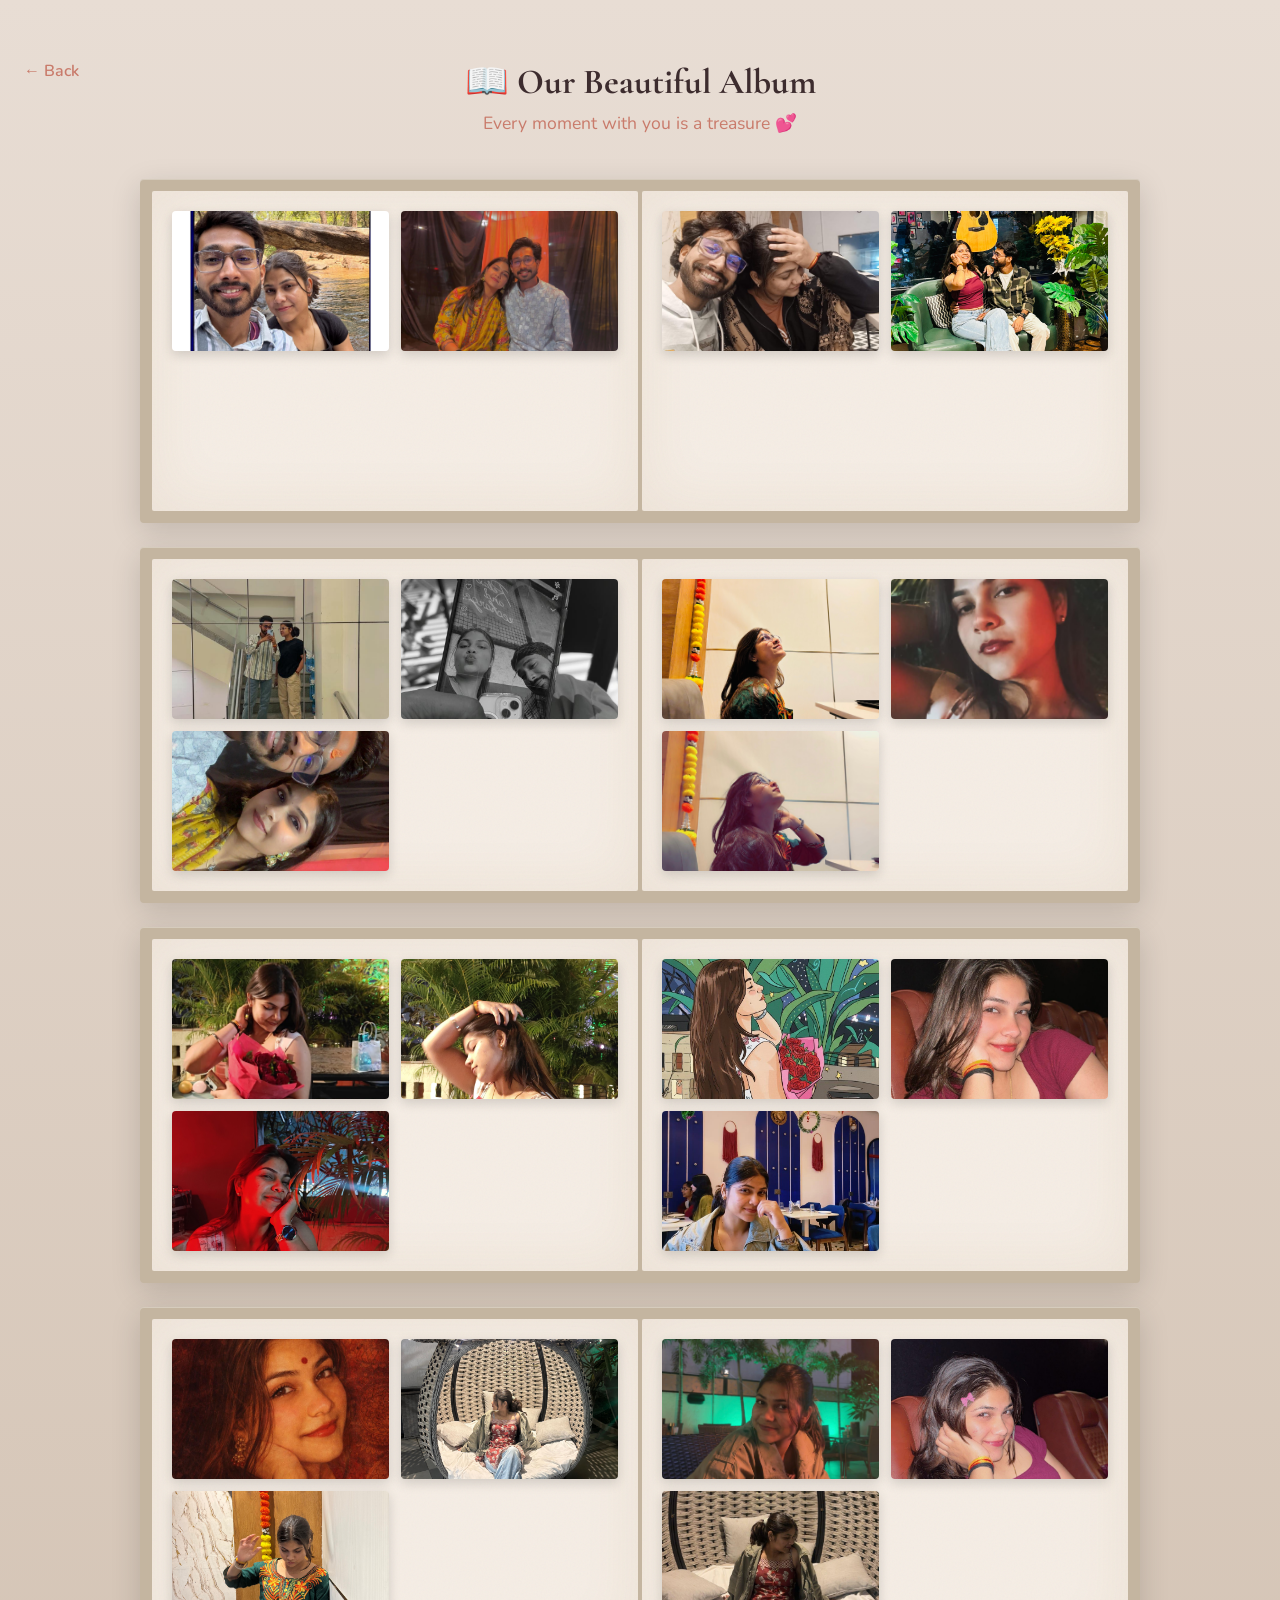
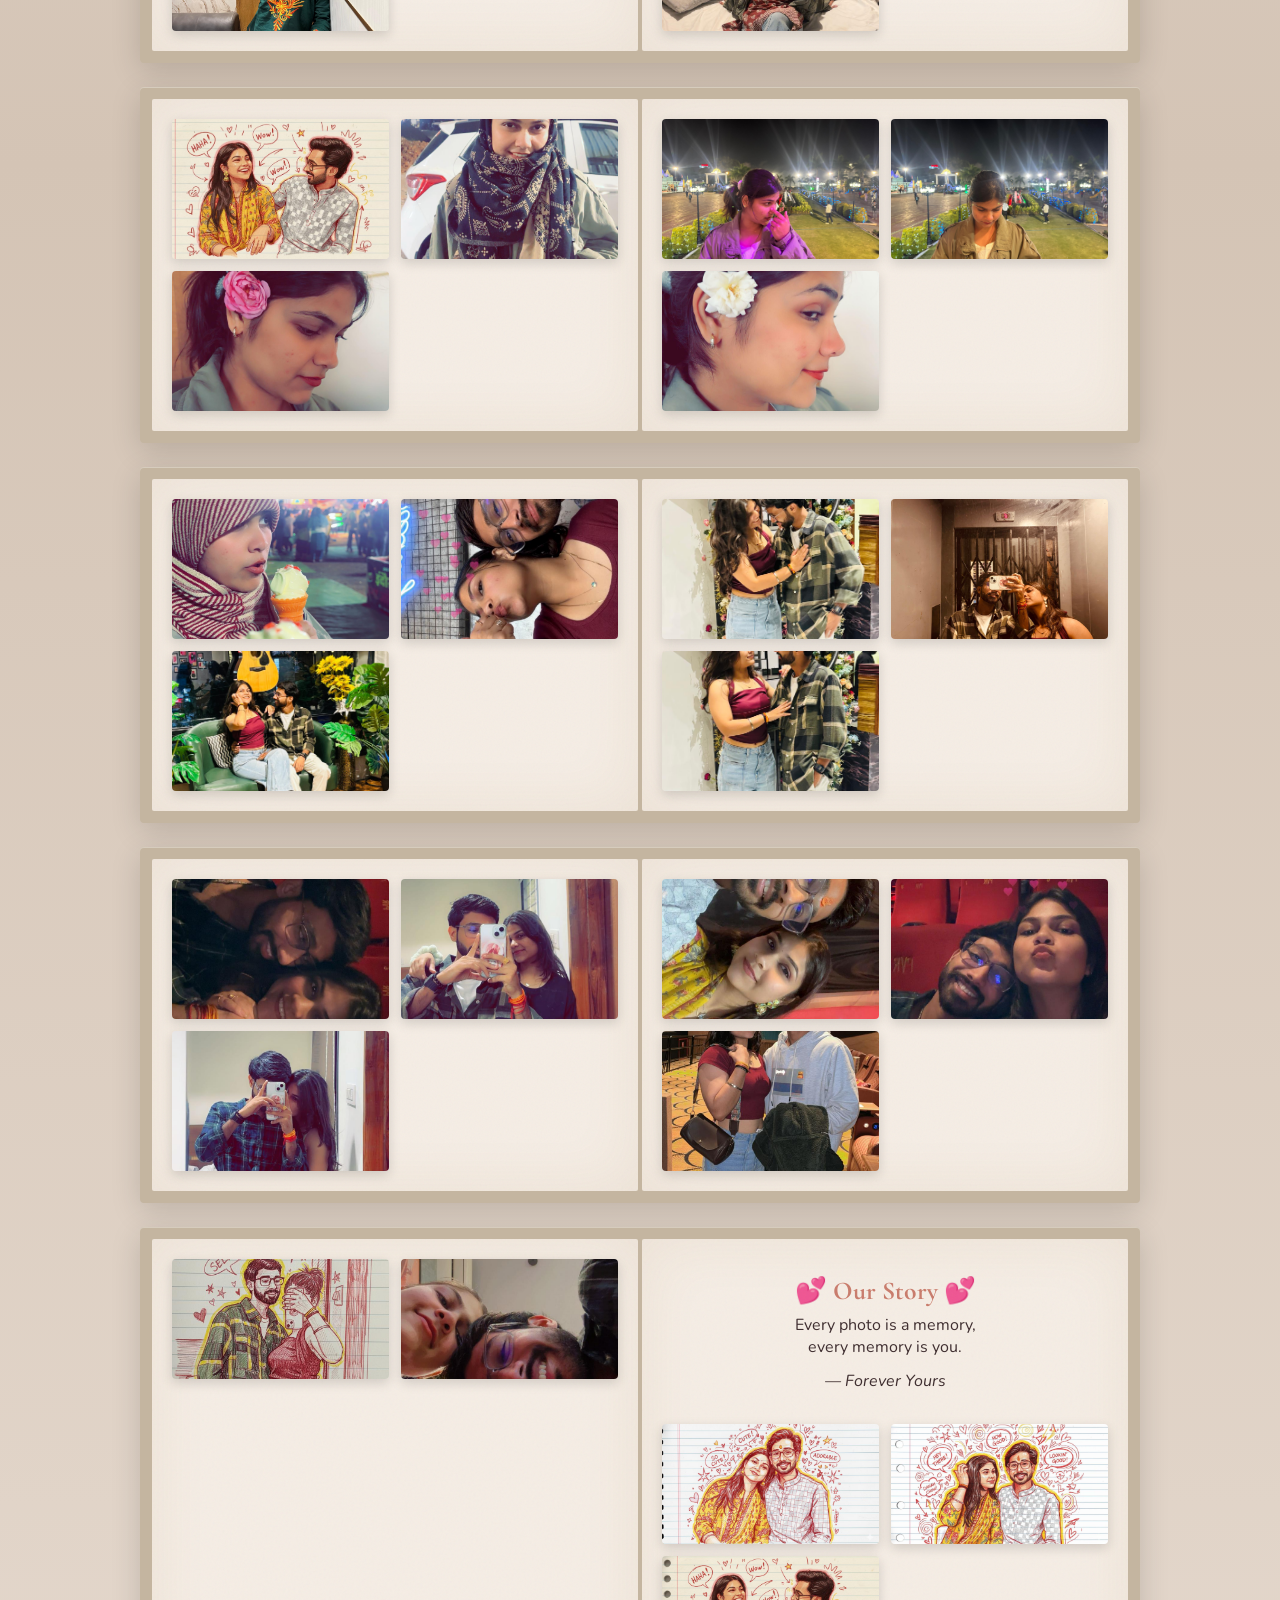
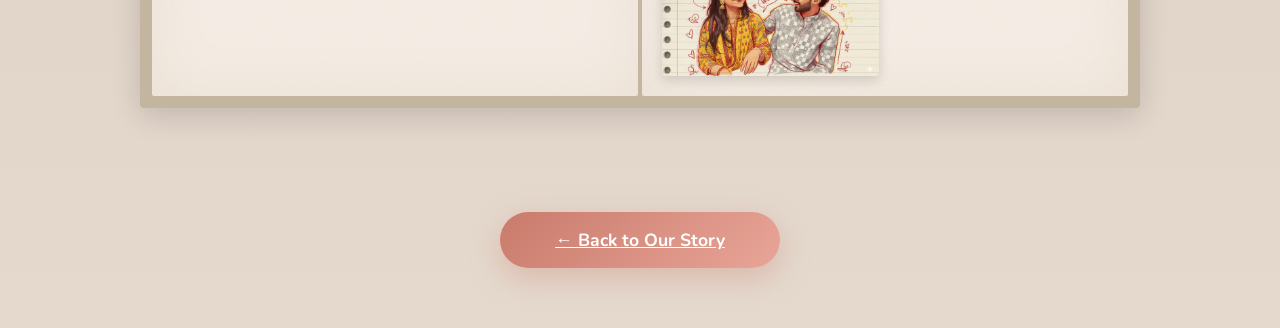
<file: album.html>
<!DOCTYPE html>
<html lang="en">
<head>
  <meta charset="UTF-8">
  <meta name="viewport" content="width=device-width, initial-scale=1">
  <title>Our Album 📖 – Soumya</title>
  <link rel="stylesheet" href="style.css">
</head>
<body class="subpage album-page">

<div class="subpage-header">
  <a href="index.html" class="back-btn">← Back</a>
  <h1>📖 Our Beautiful Album</h1>
  <p class="subpage-desc">Every moment with you is a treasure 💕</p>
</div>

<section class="album-section">
  <div class="album-book">
    <div class="album-spread">
      <!-- Spread 1: photos 1-4 -->
      <div class="album-page-left magazine-page">
        <div class="magazine-photos">
          <img src="photos/photo1.jpeg" alt="Our memory">
          <img src="photos/photo2.jpeg" alt="Our memory">
        </div>
      </div>
      <div class="album-page-right magazine-page">
        <div class="magazine-photos">
          <img src="photos/photo3.jpeg" alt="Our memory">
          <img src="photos/photo4.jpeg" alt="Our memory">
        </div>
      </div>
    </div>

    <div class="album-spread">
      <div class="album-page-left magazine-page">
        <div class="magazine-photos">
          <img src="photos/photo5.jpeg" alt="Our memory">
          <img src="photos/photo6.jpeg" alt="Our memory">
          <img src="photos/photo7.jpeg" alt="Our memory">
        </div>
      </div>
      <div class="album-page-right magazine-page">
        <div class="magazine-photos">
          <img src="photos/photo8.jpeg" alt="Our memory">
          <img src="photos/photo9.jpeg" alt="Our memory">
          <img src="photos/photo10.jpeg" alt="Our memory">
        </div>
      </div>
    </div>

    <div class="album-spread">
      <div class="album-page-left magazine-page">
        <div class="magazine-photos">
          <img src="photos/photo11.jpeg" alt="Our memory">
          <img src="photos/photo12.jpeg" alt="Our memory">
          <img src="photos/photo13.jpeg" alt="Our memory">
        </div>
      </div>
      <div class="album-page-right magazine-page">
        <div class="magazine-photos">
          <img src="photos/photo14.jpeg" alt="Our memory">
          <img src="photos/photo15.jpeg" alt="Our memory">
          <img src="photos/photo16.jpeg" alt="Our memory">
        </div>
      </div>
    </div>

    <div class="album-spread">
      <div class="album-page-left magazine-page">
        <div class="magazine-photos">
          <img src="photos/photo17.jpeg" alt="Our memory">
          <img src="photos/photo18.jpeg" alt="Our memory">
          <img src="photos/photo19.jpeg" alt="Our memory">
        </div>
      </div>
      <div class="album-page-right magazine-page">
        <div class="magazine-photos">
          <img src="photos/photo20.jpeg" alt="Our memory">
          <img src="photos/photo21.jpeg" alt="Our memory">
          <img src="photos/photo22.jpeg" alt="Our memory">
        </div>
      </div>
    </div>

    <div class="album-spread">
      <div class="album-page-left magazine-page">
        <div class="magazine-photos">
          <img src="photos/photo23.jpeg" alt="Our memory">
          <img src="photos/photo24.jpeg" alt="Our memory">
          <img src="photos/photo25.jpeg" alt="Our memory">
        </div>
      </div>
      <div class="album-page-right magazine-page">
        <div class="magazine-photos">
          <img src="photos/photo26.jpeg" alt="Our memory">
          <img src="photos/photo27.jpeg" alt="Our memory">
          <img src="photos/photo28.jpeg" alt="Our memory">
        </div>
      </div>
    </div>

    <div class="album-spread">
      <div class="album-page-left magazine-page">
        <div class="magazine-photos">
          <img src="photos/photo29.jpeg" alt="Our memory">
          <img src="photos/photo30.jpeg" alt="Our memory">
          <img src="photos/photo31.jpeg" alt="Our memory">
        </div>
      </div>
      <div class="album-page-right magazine-page">
        <div class="magazine-photos">
          <img src="photos/photo32.jpeg" alt="Our memory">
          <img src="photos/photo33.jpeg" alt="Our memory">
          <img src="photos/photo34.jpeg" alt="Our memory">
        </div>
      </div>
    </div>

    <div class="album-spread">
      <div class="album-page-left magazine-page">
        <div class="magazine-photos">
          <img src="photos/photo35.jpeg" alt="Our memory">
          <img src="photos/photo36.jpeg" alt="Our memory">
          <img src="photos/photo37.jpeg" alt="Our memory">
        </div>
      </div>
      <div class="album-page-right magazine-page">
        <div class="magazine-photos">
          <img src="photos/photo38.jpeg" alt="Our memory">
          <img src="photos/photo39.jpeg" alt="Our memory">
          <img src="photos/photo40.jpeg" alt="Our memory">
        </div>
      </div>
    </div>

    <div class="album-spread album-spread-last">
      <div class="album-page-left magazine-page">
        <div class="magazine-photos magazine-photos-single">
          <img src="photos/photo41.jpeg" alt="Our memory">
          <img src="photos/photo42.jpeg" alt="Our memory">
        </div>
      </div>
      <div class="album-page-right magazine-page magazine-page-cover">
        <div class="album-cover-text">
          <h2>💕 Our Story 💕</h2>
          <p>Every photo is a memory,<br>every memory is you.</p>
          <p class="album-end">— Forever Yours</p>
        </div>
        <div class="magazine-photos magazine-photos-single">
          <img src="photos/photo43.jpeg" alt="Our memory">
          <img src="photos/photo44.jpeg" alt="Our memory">
          <img src="photos/photo45.jpeg" alt="Our memory">
        </div>
      </div>
    </div>
  </div>
</section>

<a href="index.html" class="cta album-back">← Back to Our Story</a>

</body>
</html>
</file>
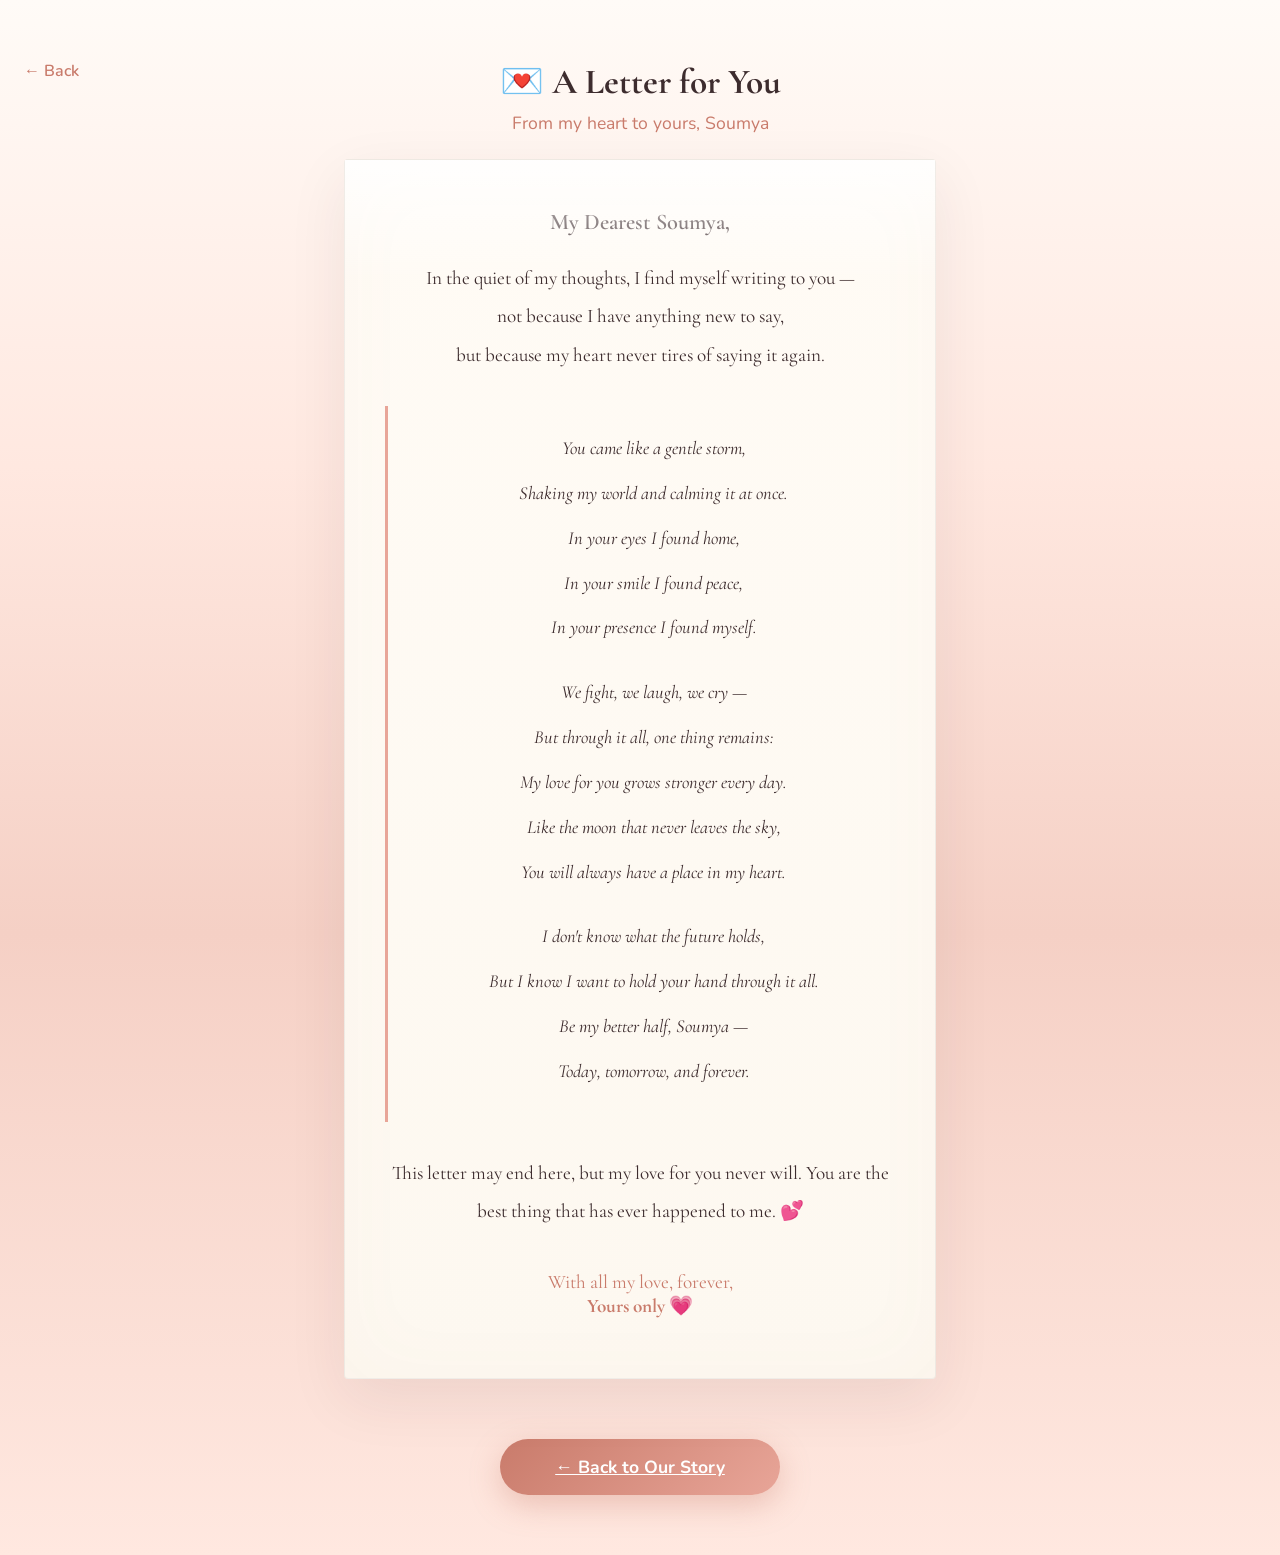
<file: letter.html>
<!DOCTYPE html>
<html lang="en">
<head>
  <meta charset="UTF-8">
  <meta name="viewport" content="width=device-width, initial-scale=1">
  <title>A Letter for You 💌 – Soumya</title>
  <link rel="stylesheet" href="style.css">
</head>
<body class="subpage">

<div class="subpage-header">
  <a href="index.html" class="back-btn">← Back</a>
  <h1>💌 A Letter for You</h1>
  <p class="subpage-desc">From my heart to yours, Soumya</p>
</div>

<section class="letter-section">
  <div class="letter-paper">
    <div class="letter-content">
      <p class="letter-greeting">My Dearest Soumya,</p>
      
      <p class="letter-body">
        In the quiet of my thoughts, I find myself writing to you —<br>
        not because I have anything new to say,<br>
        but because my heart never tires of saying it again.
      </p>

      <div class="letter-poem">
        <p><em>You came like a gentle storm,</em></p>
        <p><em>Shaking my world and calming it at once.</em></p>
        <p><em>In your eyes I found home,</em></p>
        <p><em>In your smile I found peace,</em></p>
        <p><em>In your presence I found myself.</em></p>
        <br>
        <p><em>We fight, we laugh, we cry —</em></p>
        <p><em>But through it all, one thing remains:</em></p>
        <p><em>My love for you grows stronger every day.</em></p>
        <p><em>Like the moon that never leaves the sky,</em></p>
        <p><em>You will always have a place in my heart.</em></p>
        <br>
        <p><em>I don't know what the future holds,</em></p>
        <p><em>But I know I want to hold your hand through it all.</em></p>
        <p><em>Be my better half, Soumya —</em></p>
        <p><em>Today, tomorrow, and forever.</em></p>
      </div>

      <p class="letter-body">
        This letter may end here, but my love for you never will. You are the best thing that has ever happened to me. 💕
      </p>

      <p class="letter-sign">
        With all my love, forever,<br>
        <strong>Yours only 💗</strong>
      </p>
    </div>
  </div>
</section>

<a href="index.html" class="cta letter-back">← Back to Our Story</a>

</body>
</html>
</file>
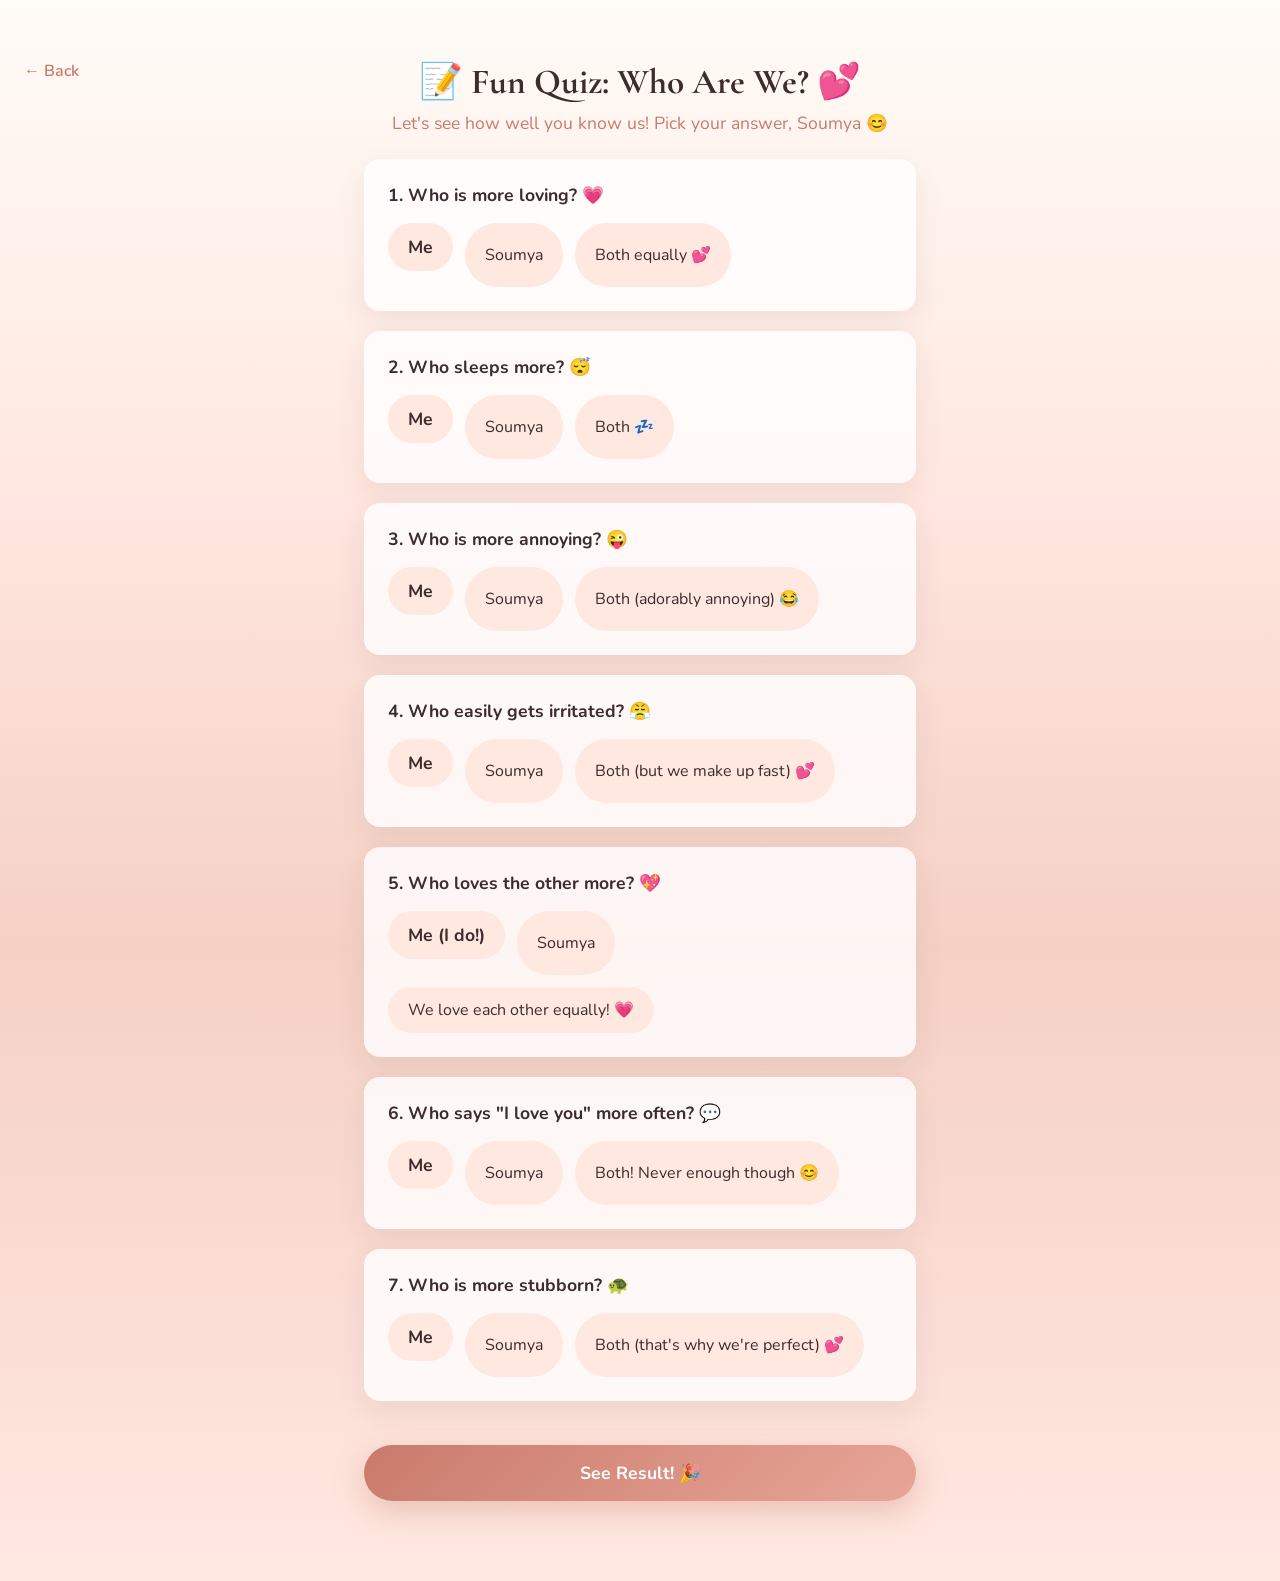
<file: mcq.html>
<!DOCTYPE html>
<html lang="en">
<head>
  <meta charset="UTF-8">
  <meta name="viewport" content="width=device-width, initial-scale=1">
  <title>Us Quiz 💕 – For Soumya</title>
  <link rel="stylesheet" href="style.css">
</head>
<body class="subpage">

<div class="subpage-header">
  <a href="index.html" class="back-btn">← Back</a>
  <h1>📝 Fun Quiz: Who Are We? 💕</h1>
  <p class="subpage-desc">Let's see how well you know us! Pick your answer, Soumya 😊</p>
</div>

<section class="mcq-section">
  <form id="mcqForm" class="mcq-form">
    <div class="mcq-question">
      <label>1. Who is more loving? 💗</label>
      <div class="mcq-options">
        <label class="mcq-opt"><input type="radio" name="q1" value="me"> Me</label>
        <label class="mcq-opt"><input type="radio" name="q1" value="soumya"> Soumya</label>
        <label class="mcq-opt"><input type="radio" name="q1" value="both"> Both equally 💕</label>
      </div>
    </div>

    <div class="mcq-question">
      <label>2. Who sleeps more? 😴</label>
      <div class="mcq-options">
        <label class="mcq-opt"><input type="radio" name="q2" value="me"> Me</label>
        <label class="mcq-opt"><input type="radio" name="q2" value="soumya"> Soumya</label>
        <label class="mcq-opt"><input type="radio" name="q2" value="both"> Both 💤</label>
      </div>
    </div>

    <div class="mcq-question">
      <label>3. Who is more annoying? 😜</label>
      <div class="mcq-options">
        <label class="mcq-opt"><input type="radio" name="q3" value="me"> Me</label>
        <label class="mcq-opt"><input type="radio" name="q3" value="soumya"> Soumya</label>
        <label class="mcq-opt"><input type="radio" name="q3" value="both"> Both (adorably annoying) 😂</label>
      </div>
    </div>

    <div class="mcq-question">
      <label>4. Who easily gets irritated? 😤</label>
      <div class="mcq-options">
        <label class="mcq-opt"><input type="radio" name="q4" value="me"> Me</label>
        <label class="mcq-opt"><input type="radio" name="q4" value="soumya"> Soumya</label>
        <label class="mcq-opt"><input type="radio" name="q4" value="both"> Both (but we make up fast) 💕</label>
      </div>
    </div>

    <div class="mcq-question">
      <label>5. Who loves the other more? 💖</label>
      <div class="mcq-options">
        <label class="mcq-opt"><input type="radio" name="q5" value="me"> Me (I do!)</label>
        <label class="mcq-opt"><input type="radio" name="q5" value="soumya"> Soumya</label>
        <label class="mcq-opt"><input type="radio" name="q5" value="both"> We love each other equally! 💗</label>
      </div>
    </div>

    <div class="mcq-question">
      <label>6. Who says "I love you" more often? 💬</label>
      <div class="mcq-options">
        <label class="mcq-opt"><input type="radio" name="q6" value="me"> Me</label>
        <label class="mcq-opt"><input type="radio" name="q6" value="soumya"> Soumya</label>
        <label class="mcq-opt"><input type="radio" name="q6" value="both"> Both! Never enough though 😊</label>
      </div>
    </div>

    <div class="mcq-question">
      <label>7. Who is more stubborn? 🐢</label>
      <div class="mcq-options">
        <label class="mcq-opt"><input type="radio" name="q7" value="me"> Me</label>
        <label class="mcq-opt"><input type="radio" name="q7" value="soumya"> Soumya</label>
        <label class="mcq-opt"><input type="radio" name="q7" value="both"> Both (that's why we're perfect) 💕</label>
      </div>
    </div>

    <button type="submit" class="cta mcq-submit">See Result! 🎉</button>
  </form>

  <div id="mcqResult" class="mcq-result hidden">
    <h2>💕 All answers are correct — because we're US! 💕</h2>
    <p>No matter who's more what… we're perfect for each other. That's all that matters. 😊💗</p>
    <a href="index.html" class="cta">Back to Our Story ←</a>
  </div>
</section>

<script>
  document.getElementById('mcqForm').onsubmit = (e) => {
    e.preventDefault();
    document.getElementById('mcqForm').classList.add('hidden');
    document.getElementById('mcqResult').classList.remove('hidden');
    document.getElementById('mcqResult').scrollIntoView({ behavior: 'smooth' });
  };
</script>
</body>
</html>
</file>
<file: style.css>
@import url('https://fonts.googleapis.com/css2?family=Cormorant+Garamond:ital,wght@0,400;0,600;1,400&family=Nunito:wght@400;600;700&display=swap');

* {
  margin: 0;
  padding: 0;
  box-sizing: border-box;
}

:root {
  --cream: #FFFBF7;
  --peach: #FFE8E0;
  --rose: #F5D0C5;
  --coral: #E8A598;
  --deep-rose: #C97B6B;
  --dark-text: #3D2C2E;
  --soft-shadow: rgba(61, 44, 46, 0.08);
}

html {
  scroll-behavior: smooth;
}

body {
  font-family: 'Nunito', sans-serif;
  background: linear-gradient(180deg, var(--cream) 0%, var(--peach) 30%, var(--rose) 60%, var(--peach) 100%);
  color: var(--dark-text);
  min-height: 100vh;
  overflow-x: hidden;
}

/* Decorative blob shapes */
.blob {
  position: absolute;
  border-radius: 50%;
  opacity: 0.15;
  pointer-events: none;
}
.blob-1 { width: 400px; height: 400px; background: var(--deep-rose); top: -100px; right: -100px; animation: blobFloat 8s ease-in-out infinite; }
.blob-2 { width: 300px; height: 300px; background: var(--coral); bottom: 10%; left: -80px; animation: blobFloat 10s ease-in-out infinite 2s; }
.blob-3 { width: 200px; height: 200px; background: var(--rose); top: 40%; right: 5%; animation: blobFloat 6s ease-in-out infinite 1s; }

@keyframes blobFloat {
  0%, 100% { transform: translate(0, 0) scale(1); }
  33% { transform: translate(20px, -20px) scale(1.05); }
  66% { transform: translate(-15px, 15px) scale(0.98); }
}

/* Flying hearts - continuous background */
.flying-hearts {
  position: fixed;
  inset: 0;
  pointer-events: none;
  overflow: hidden;
  z-index: 0;
}

.heart-float {
  position: absolute;
  font-size: 20px;
  opacity: 0.5;
  animation: heartFly linear infinite;
}

@keyframes heartFly {
  0% { transform: translateY(-10px) translateX(0) rotate(0deg); opacity: 0.3; }
  50% { opacity: 0.6; }
  100% { transform: translateY(110vh) translateX(100px) rotate(360deg); opacity: 0; }
}

section {
  position: relative;
  z-index: 1;
  min-height: 100vh;
  padding: 80px 24px;
  display: flex;
  flex-direction: column;
  justify-content: center;
  align-items: center;
  text-align: center;
}

/* Hero - polaroid-style framed image */
.hero {
  padding-top: 100px;
}

.hero .hero-photo {
  margin-bottom: 28px;
  position: relative;
}

.hero-photo-wrapper {
  display: inline-block;
  position: relative;
  padding: 16px 16px 60px 16px;
  background: white;
  box-shadow: 0 15px 40px var(--soft-shadow), 0 0 0 1px rgba(0,0,0,0.04);
  transform: rotate(-2deg);
  animation: gentlePulse 4s ease-in-out infinite;
}

.hero-photo-wrapper::after {
  content: '';
  position: absolute;
  bottom: 12px;
  left: 50%;
  transform: translateX(-50%);
  width: 80%;
  height: 1px;
  background: rgba(0,0,0,0.08);
}

.hero-img {
  width: 260px;
  height: 260px;
  object-fit: cover;
  display: block;
}

@keyframes gentlePulse {
  0%, 100% { transform: rotate(-2deg) scale(1); box-shadow: 0 15px 40px var(--soft-shadow); }
  50% { transform: rotate(-2deg) scale(1.02); box-shadow: 0 20px 50px rgba(201, 123, 107, 0.2); }
}

.hero h1 {
  font-family: 'Cormorant Garamond', serif;
  font-size: 2.8rem;
  font-weight: 600;
  margin-bottom: 16px;
  color: var(--dark-text);
  line-height: 1.3;
}

.hero .hero-sub {
  font-size: 1.25rem;
  margin-bottom: 12px;
  line-height: 1.8;
  max-width: 520px;
  margin-left: auto;
  margin-right: auto;
}

.cta {
  margin-top: 24px;
  padding: 16px 36px;
  border-radius: 50px;
  border: none;
  background: linear-gradient(135deg, var(--deep-rose), var(--coral));
  color: white !important;
  font-family: 'Nunito', sans-serif;
  font-size: 1.1rem;
  font-weight: 700;
  cursor: pointer;
  box-shadow: 0 10px 30px rgba(201, 123, 107, 0.35);
  transition: transform 0.2s, box-shadow 0.2s;
}

.cta:hover {
  transform: translateY(-3px);
  box-shadow: 0 15px 40px rgba(201, 123, 107, 0.4);
}

/* Section cards - new structure */
.section-card {
  background: rgba(255, 255, 255, 0.7);
  backdrop-filter: blur(12px);
  border-radius: 24px;
  padding: 48px 36px;
  max-width: 720px;
  box-shadow: 0 15px 50px var(--soft-shadow);
  margin: 20px 0;
  border: 1px solid rgba(255, 255, 255, 0.9);
  text-align: left;
  position: relative;
  overflow: hidden;
  animation: cardReveal 0.8s ease both;
}

@keyframes cardReveal {
  from { opacity: 0; transform: translateY(30px); }
  to { opacity: 1; transform: translateY(0); }
}

.section-card:nth-child(even) {
  text-align: right;
}

.section-card h2 {
  font-family: 'Cormorant Garamond', serif;
  font-size: 2rem;
  font-weight: 600;
  margin-bottom: 20px;
  color: var(--deep-rose);
  display: flex;
  align-items: center;
  gap: 10px;
}

.section-card:nth-child(even) h2 {
  flex-direction: row-reverse;
}

.section-card p {
  font-size: 1.15rem;
  line-height: 1.9;
  margin-bottom: 16px;
  color: var(--dark-text);
}

/* Photo sections - hexagonal / rounded shape */
.photo-box {
  display: flex;
  gap: 20px;
  flex-wrap: wrap;
  justify-content: center;
  margin: 24px 0;
}

.photo-box img {
  width: 160px;
  height: 160px;
  object-fit: cover;
  border-radius: 20px;
  box-shadow: 0 10px 30px var(--soft-shadow);
  transition: transform 0.3s;
}

.photo-box img:hover {
  transform: scale(1.08) rotate(2deg);
}

/* GIF section */
.gif-section {
  display: flex;
  gap: 16px;
  flex-wrap: wrap;
  justify-content: center;
  margin: 28px 0;
}

.gif-wrap {
  width: 140px;
  height: 140px;
  border-radius: 20px;
  overflow: hidden;
  box-shadow: 0 10px 30px var(--soft-shadow);
  transition: transform 0.3s;
}

.gif-wrap:hover {
  transform: scale(1.05);
}

.gif-wrap img {
  width: 100%;
  height: 100%;
  object-fit: cover;
}

/* Emoji styling */
.emoji-large {
  font-size: 2.5rem;
  display: inline-block;
  animation: bounce 2s ease-in-out infinite;
}

@keyframes bounce {
  0%, 100% { transform: translateY(0); }
  50% { transform: translateY(-10px); }
}

/* Gallery - masonry-ish grid */
.gallery-section h2 {
  font-family: 'Cormorant Garamond', serif;
  font-size: 2.2rem;
  margin-bottom: 32px;
  color: var(--deep-rose);
}

.gallery {
  display: grid;
  grid-template-columns: repeat(auto-fit, minmax(200px, 1fr));
  gap: 20px;
  max-width: 900px;
  margin: 0 auto;
}

.gallery-item {
  border-radius: 20px;
  overflow: hidden;
  box-shadow: 0 10px 30px var(--soft-shadow);
  transition: transform 0.3s;
}

.gallery-item:hover {
  transform: scale(1.05) rotate(-1deg);
}

.gallery-item img {
  width: 100%;
  height: 220px;
  object-fit: cover;
  display: block;
}

/* Proposal section */
.proposal {
  padding: 100px 24px;
  position: relative;
}

.proposal-bg-hearts {
  position: absolute;
  inset: 0;
  pointer-events: none;
  overflow: hidden;
}

.proposal-bg-hearts span {
  position: absolute;
  font-size: 40px;
  opacity: 0.4;
  animation: floatHeart 6s ease-in-out infinite;
}

.proposal-bg-hearts span:nth-child(1) { left: 10%; top: 20%; animation-delay: 0s; }
.proposal-bg-hearts span:nth-child(2) { right: 15%; top: 30%; animation-delay: 1s; }
.proposal-bg-hearts span:nth-child(3) { left: 20%; bottom: 25%; animation-delay: 2s; }
.proposal-bg-hearts span:nth-child(4) { right: 10%; bottom: 20%; animation-delay: 0.5s; }
.proposal-bg-hearts span:nth-child(5) { left: 50%; top: 15%; animation-delay: 1.5s; }

@keyframes floatHeart {
  0%, 100% { transform: translateY(0) scale(1); opacity: 0.4; }
  50% { transform: translateY(-20px) scale(1.2); opacity: 0.7; }
}

.proposal-text {
  font-family: 'Cormorant Garamond', serif;
  font-size: 2.6rem;
  font-weight: 600;
  line-height: 1.4;
  margin-bottom: 36px;
  color: var(--dark-text);
  max-width: 600px;
  margin-left: auto;
  margin-right: auto;
}

.proposal-buttons {
  display: flex;
  gap: 16px;
  flex-wrap: wrap;
  justify-content: center;
}

.yes-btn {
  padding: 18px 40px;
  border-radius: 50px;
  border: none;
  background: linear-gradient(135deg, var(--deep-rose), var(--coral));
  color: white !important;
  font-family: 'Nunito', sans-serif;
  font-size: 1.2rem;
  font-weight: 700;
  cursor: pointer;
  box-shadow: 0 10px 30px rgba(201, 123, 107, 0.4);
  transition: transform 0.2s, box-shadow 0.2s;
  animation: btnPulse 2s ease-in-out infinite;
}

.yes-btn:hover {
  transform: scale(1.08);
  box-shadow: 0 15px 40px rgba(201, 123, 107, 0.5);
}

@keyframes btnPulse {
  0%, 100% { transform: scale(1); }
  50% { transform: scale(1.02); }
}

/* Celebration overlay */
#celebration {
  position: fixed;
  inset: 0;
  display: none;
  align-items: center;
  justify-content: center;
  z-index: 9999;
  background: rgba(255, 251, 247, 0.95);
}

#celebration.show {
  display: flex;
  animation: celebrateIn 0.8s ease both;
}

.celebration-content {
  text-align: center;
  padding: 40px;
}

.celebration-text {
  font-family: 'Cormorant Garamond', serif;
  font-size: 2.4rem;
  color: var(--deep-rose);
  line-height: 1.5;
}

/* Music control */
.music-control {
  position: fixed;
  top: 20px;
  right: 20px;
  display: flex;
  align-items: center;
  gap: 8px;
  z-index: 999;
}

.music-control button {
  padding: 10px 20px;
  border-radius: 50px;
  border: none;
  background: rgba(255, 255, 255, 0.9);
  color: var(--deep-rose);
  font-family: 'Nunito', sans-serif;
  font-weight: 600;
  cursor: pointer;
  box-shadow: 0 4px 15px var(--soft-shadow);
  transition: transform 0.2s;
}

.music-control button:hover {
  transform: scale(1.05);
}

#musicStatus {
  font-size: 0.9rem;
  color: var(--deep-rose);
}

/* Tap to play overlay */
.tap-to-play {
  position: fixed;
  inset: 0;
  display: none;
  align-items: center;
  justify-content: center;
  z-index: 9999;
  background: rgba(61, 44, 46, 0.5);
  backdrop-filter: blur(8px);
}

.tap-to-play button {
  padding: 18px 32px;
  border-radius: 50px;
  border: none;
  background: linear-gradient(135deg, var(--deep-rose), var(--coral));
  color: white !important;
  font-size: 1.1rem;
  font-weight: 600;
  cursor: pointer;
  box-shadow: 0 10px 30px rgba(201, 123, 107, 0.4);
}

/* Confetti */
#confetti {
  position: fixed;
  inset: 0;
  pointer-events: none;
  overflow: hidden;
  z-index: 9999;
}

.confetti-piece {
  position: absolute;
  font-size: 20px;
  animation: confettiFall 3s linear forwards;
  opacity: 0.95;
}

@keyframes confettiFall {
  to {
    transform: translateY(110vh) rotate(720deg);
    opacity: 0;
  }
}

@keyframes celebrateIn {
  from {
    transform: scale(0.9);
    opacity: 0;
  }
  to {
    transform: scale(1);
    opacity: 1;
  }
}

/* Divider with hearts */
.divider {
  display: flex;
  align-items: center;
  justify-content: center;
  gap: 12px;
  margin: 40px 0;
}

.divider span {
  font-size: 1.5rem;
  animation: heartBeat 1.2s ease-in-out infinite;
}

.divider span:nth-child(2) { animation-delay: 0.2s; }
.divider span:nth-child(3) { animation-delay: 0.4s; }

@keyframes heartBeat {
  0%, 100% { transform: scale(1); }
  50% { transform: scale(1.2); }
}

/* Responsive */
/* ========== DOOR SECTIONS (Links to inner pages) ========== */
.doors-section {
  display: flex;
  flex-direction: column;
  align-items: center;
  gap: 24px;
  padding: 60px 24px;
}

.doors-grid {
  display: flex;
  flex-wrap: wrap;
  justify-content: center;
  gap: 24px;
  max-width: 900px;
}

.door-card {
  display: block;
  text-decoration: none;
  color: inherit;
  background: rgba(255, 255, 255, 0.85);
  backdrop-filter: blur(12px);
  border-radius: 20px;
  padding: 32px 40px;
  width: 260px;
  min-height: 180px;
  text-align: center;
  box-shadow: 0 15px 40px var(--soft-shadow);
  border: 1px solid rgba(255, 255, 255, 0.9);
  transition: transform 0.3s, box-shadow 0.3s;
}

.door-card:hover {
  transform: translateY(-8px) scale(1.02);
  box-shadow: 0 20px 50px rgba(201, 123, 107, 0.2);
}

.door-icon {
  font-size: 3.5rem;
  margin-bottom: 16px;
  display: block;
}

.door-card h3 {
  font-family: 'Cormorant Garamond', serif;
  font-size: 1.5rem;
  color: var(--deep-rose);
  margin-bottom: 8px;
}

.door-card p {
  font-size: 0.95rem;
  color: var(--dark-text);
  margin: 0;
  line-height: 1.5;
}

/* ========== SUBPAGES (MCQ, Letter, Album) ========== */
body.subpage {
  padding-top: 20px;
}

body.subpage .flying-hearts,
body.subpage .blob {
  display: none;
}

.subpage-header {
  text-align: center;
  padding: 40px 24px 24px;
  position: relative;
}

.back-btn {
  position: absolute;
  left: 24px;
  top: 40px;
  color: var(--deep-rose);
  text-decoration: none;
  font-weight: 600;
  font-size: 1rem;
  transition: opacity 0.2s;
}

.back-btn:hover {
  opacity: 0.8;
}

.subpage-header h1 {
  font-family: 'Cormorant Garamond', serif;
  font-size: 2.2rem;
  color: var(--dark-text);
  margin-bottom: 8px;
}

.subpage-desc {
  font-size: 1.1rem;
  color: var(--deep-rose);
}

/* MCQ styles */
.mcq-section {
  max-width: 600px;
  margin: 0 auto 80px;
  padding: 0 24px;
}

.mcq-form .mcq-question {
  background: rgba(255, 255, 255, 0.8);
  border-radius: 16px;
  padding: 24px;
  margin-bottom: 20px;
  box-shadow: 0 10px 30px var(--soft-shadow);
  text-align: left;
}

.mcq-question label:first-child {
  display: block;
  font-weight: 700;
  font-size: 1.1rem;
  margin-bottom: 16px;
  color: var(--dark-text);
}

.mcq-options {
  display: flex;
  flex-wrap: wrap;
  gap: 12px;
}

.mcq-opt {
  display: inline-flex;
  align-items: center;
  gap: 8px;
  padding: 12px 20px;
  background: var(--peach);
  border-radius: 50px;
  cursor: pointer;
  font-size: 1rem;
  transition: background 0.2s;
}

.mcq-opt:hover, .mcq-opt:has(input:checked) {
  background: var(--coral);
  color: white;
}

.mcq-opt input { display: none; }

.mcq-submit {
  margin-top: 24px;
  width: 100%;
}

.mcq-result {
  text-align: center;
  padding: 48px 24px;
  background: rgba(255, 255, 255, 0.9);
  border-radius: 20px;
  box-shadow: 0 15px 40px var(--soft-shadow);
}

.mcq-result h2 {
  font-family: 'Cormorant Garamond', serif;
  font-size: 1.8rem;
  color: var(--deep-rose);
  margin-bottom: 16px;
}

.mcq-result p {
  margin-bottom: 24px;
  font-size: 1.1rem;
}

.hidden { display: none !important; }

/* Letter styles */
.letter-section {
  max-width: 640px;
  margin: 0 auto 60px;
  padding: 0 24px;
}

.letter-paper {
  background: linear-gradient(to bottom, #FFFBF5 0%, #FDF8F0 100%);
  border-radius: 4px;
  padding: 48px 40px 60px;
  box-shadow: 0 20px 60px var(--soft-shadow), inset 0 0 80px rgba(201, 123, 107, 0.03);
  border: 1px solid rgba(0,0,0,0.06);
  position: relative;
}

.letter-paper::before {
  content: '';
  position: absolute;
  top: 0;
  left: 0;
  right: 0;
  height: 120px;
  background: linear-gradient(to bottom, rgba(255,255,255,0.9), transparent);
  pointer-events: none;
}

.letter-content {
  font-family: 'Cormorant Garamond', serif;
}

.letter-greeting {
  font-size: 1.4rem;
  font-weight: 600;
  margin-bottom: 24px;
  color: var(--dark-text);
}

.letter-body {
  font-size: 1.2rem;
  line-height: 2;
  margin-bottom: 24px;
  color: var(--dark-text);
}

.letter-poem {
  margin: 32px 0;
  padding: 24px 0;
  border-left: 3px solid var(--coral);
  padding-left: 24px;
}

.letter-poem p {
  font-size: 1.15rem;
  line-height: 2;
  margin-bottom: 8px;
  color: var(--dark-text);
}

.letter-sign {
  margin-top: 40px;
  font-size: 1.2rem;
  color: var(--deep-rose);
}

.letter-back, .album-back {
  display: block;
  max-width: 280px;
  margin: 0 auto 60px;
  text-align: center;
}

/* Album - Magazine / Book texture */
.album-page {
  background: linear-gradient(180deg, #E8DDD4 0%, #D4C4B5 50%, #E5D9CE 100%);
}

.album-section {
  padding: 20px 24px 80px;
}

.album-book {
  max-width: 1000px;
  margin: 0 auto;
}

.album-spread {
  display: grid;
  grid-template-columns: 1fr 1fr;
  gap: 4px;
  margin-bottom: 24px;
  background: #C4B5A0;
  padding: 12px;
  border-radius: 4px;
  box-shadow: 0 8px 30px rgba(0,0,0,0.15), inset 0 1px 0 rgba(255,255,255,0.3);
}

.magazine-page {
  background: #F5EDE4;
  min-height: 320px;
  padding: 20px;
  border-radius: 2px;
  box-shadow: inset 0 0 60px rgba(139, 90, 43, 0.08);
  position: relative;
}

.magazine-page::before {
  content: '';
  position: absolute;
  inset: 0;
  background: url("data:image/svg+xml,%3Csvg viewBox='0 0 200 200' xmlns='http://www.w3.org/2000/svg'%3E%3Cfilter id='noise'%3E%3CfeTurbulence type='fractalNoise' baseFrequency='0.9' numOctaves='4' stitchTiles='stitch'/%3E%3C/filter%3E%3Crect width='100%25' height='100%25' filter='url(%23noise)' opacity='0.04'/%3E%3C/svg%3E");
  pointer-events: none;
  border-radius: 2px;
}

.magazine-photos {
  display: grid;
  grid-template-columns: 1fr 1fr;
  gap: 12px;
  position: relative;
  z-index: 1;
}

.magazine-photos img {
  width: 100%;
  height: 140px;
  object-fit: cover;
  border-radius: 4px;
  box-shadow: 0 4px 12px rgba(0,0,0,0.15);
  transition: transform 0.2s;
}

.magazine-photos img:hover {
  transform: scale(1.03);
}

.magazine-photos-single img {
  height: 120px;
}

.magazine-page-cover {
  display: flex;
  flex-direction: column;
  gap: 16px;
}

.album-cover-text {
  text-align: center;
  padding: 16px 0;
}

.album-cover-text h2 {
  font-family: 'Cormorant Garamond', serif;
  font-size: 1.6rem;
  color: var(--deep-rose);
  margin-bottom: 8px;
}

.album-cover-text p {
  font-size: 1rem;
  color: var(--dark-text);
  margin: 0;
}

.album-end {
  font-style: italic;
  margin-top: 12px !important;
}

@media (max-width: 700px) {
  .album-spread {
    grid-template-columns: 1fr;
  }
  .magazine-photos {
    grid-template-columns: 1fr 1fr;
  }
  .magazine-photos img {
    height: 120px;
  }
}

@media (max-width: 768px) {
  .subpage-header .back-btn {
    position: static;
    display: inline-block;
    margin-bottom: 16px;
  }
  .doors-grid {
    flex-direction: column;
    align-items: center;
  }
  .door-card {
    width: 100%;
    max-width: 300px;
  }
  .hero h1 {
    font-size: 2.2rem;
  }

  .section-card {
    padding: 32px 24px;
    text-align: center !important;
  }

  .section-card h2 {
    justify-content: center;
    flex-direction: row !important;
  }

  .proposal-text {
    font-size: 2rem;
  }

  .photo-box img {
    width: 120px;
    height: 120px;
  }

  .gallery-item img {
    height: 180px;
  }
}

/* ========== CELEBRATION PAGE (after YES) ========== */
body.celebration-page {
  min-height: 100vh;
  display: flex;
  align-items: center;
  justify-content: center;
  background: linear-gradient(180deg, #FFF5F5 0%, #FFE4E8 30%, #F8D7E0 60%, #FFE8EC 100%);
  overflow: hidden;
}

.celeb-hearts, .celeb-confetti, .celeb-crackers {
  position: fixed;
  inset: 0;
  pointer-events: none;
  overflow: hidden;
  z-index: 0;
}

.celeb-heart {
  position: absolute;
  animation: celebHeartFloat 6s linear infinite;
  opacity: 0.7;
}

@keyframes celebHeartFloat {
  0% { transform: translateY(110vh) scale(0) rotate(0deg); opacity: 0; }
  10% { opacity: 0.8; }
  90% { opacity: 0.6; }
  100% { transform: translateY(-20vh) scale(1.2) rotate(360deg); opacity: 0; }
}

.celeb-confetti-piece {
  position: absolute;
  animation: celebConfettiPop 4s ease-out forwards;
  opacity: 0;
}

@keyframes celebConfettiPop {
  0% { transform: translate(0, 0) scale(0) rotate(0deg); opacity: 1; }
  100% { transform: translate(var(--tx, 100px), var(--ty, -200px)) scale(1.5) rotate(720deg); opacity: 0; }
}

.celeb-confetti-piece { --tx: 100px; --ty: -200px; }

.celeb-cracker {
  position: absolute;
  font-size: 48px;
  animation: celebCrackerPop 2s ease-out infinite;
  opacity: 0;
}

@keyframes celebCrackerPop {
  0% { transform: scale(0); opacity: 1; }
  50% { transform: scale(1.5); opacity: 0.9; }
  100% { transform: scale(2); opacity: 0; }
}

.celeb-main {
  position: relative;
  z-index: 1;
  padding: 60px 24px;
  text-align: center;
}

.celeb-content {
  background: rgba(255, 255, 255, 0.9);
  backdrop-filter: blur(12px);
  border-radius: 24px;
  padding: 48px 40px;
  max-width: 560px;
  margin: 0 auto;
  box-shadow: 0 20px 60px rgba(201, 123, 107, 0.25);
  border: 1px solid rgba(255, 255, 255, 0.9);
  animation: celebContentIn 1s ease both;
}

@keyframes celebContentIn {
  from { opacity: 0; transform: scale(0.9) translateY(30px); }
  to { opacity: 1; transform: scale(1) translateY(0); }
}

.celeb-title {
  font-family: 'Cormorant Garamond', serif;
  font-size: 2.8rem;
  color: var(--deep-rose);
  margin-bottom: 12px;
  animation: celebPulse 2s ease-in-out infinite;
}

@keyframes celebPulse {
  0%, 100% { transform: scale(1); }
  50% { transform: scale(1.05); }
}

.celeb-subtitle {
  font-size: 1.2rem;
  margin-bottom: 28px;
  color: var(--dark-text);
}

.celeb-message {
  margin-bottom: 32px;
  text-align: left;
}

.celeb-message p {
  font-size: 1.15rem;
  line-height: 1.9;
  margin-bottom: 16px;
  color: var(--dark-text);
}

.celeb-gifs {
  display: flex;
  flex-wrap: wrap;
  justify-content: center;
  gap: 16px;
  margin-bottom: 24px;
}

.celeb-gif-wrap {
  width: 100px;
  height: 100px;
  border-radius: 16px;
  overflow: hidden;
  box-shadow: 0 8px 24px var(--soft-shadow);
  transition: transform 0.3s;
}

.celeb-gif-wrap:hover {
  transform: scale(1.1);
}

.celeb-gif-wrap img {
  width: 100%;
  height: 100%;
  object-fit: cover;
}

.celeb-end {
  font-family: 'Cormorant Garamond', serif;
  font-size: 1.4rem;
  color: var(--deep-rose);
  font-weight: 600;
}
</file>
